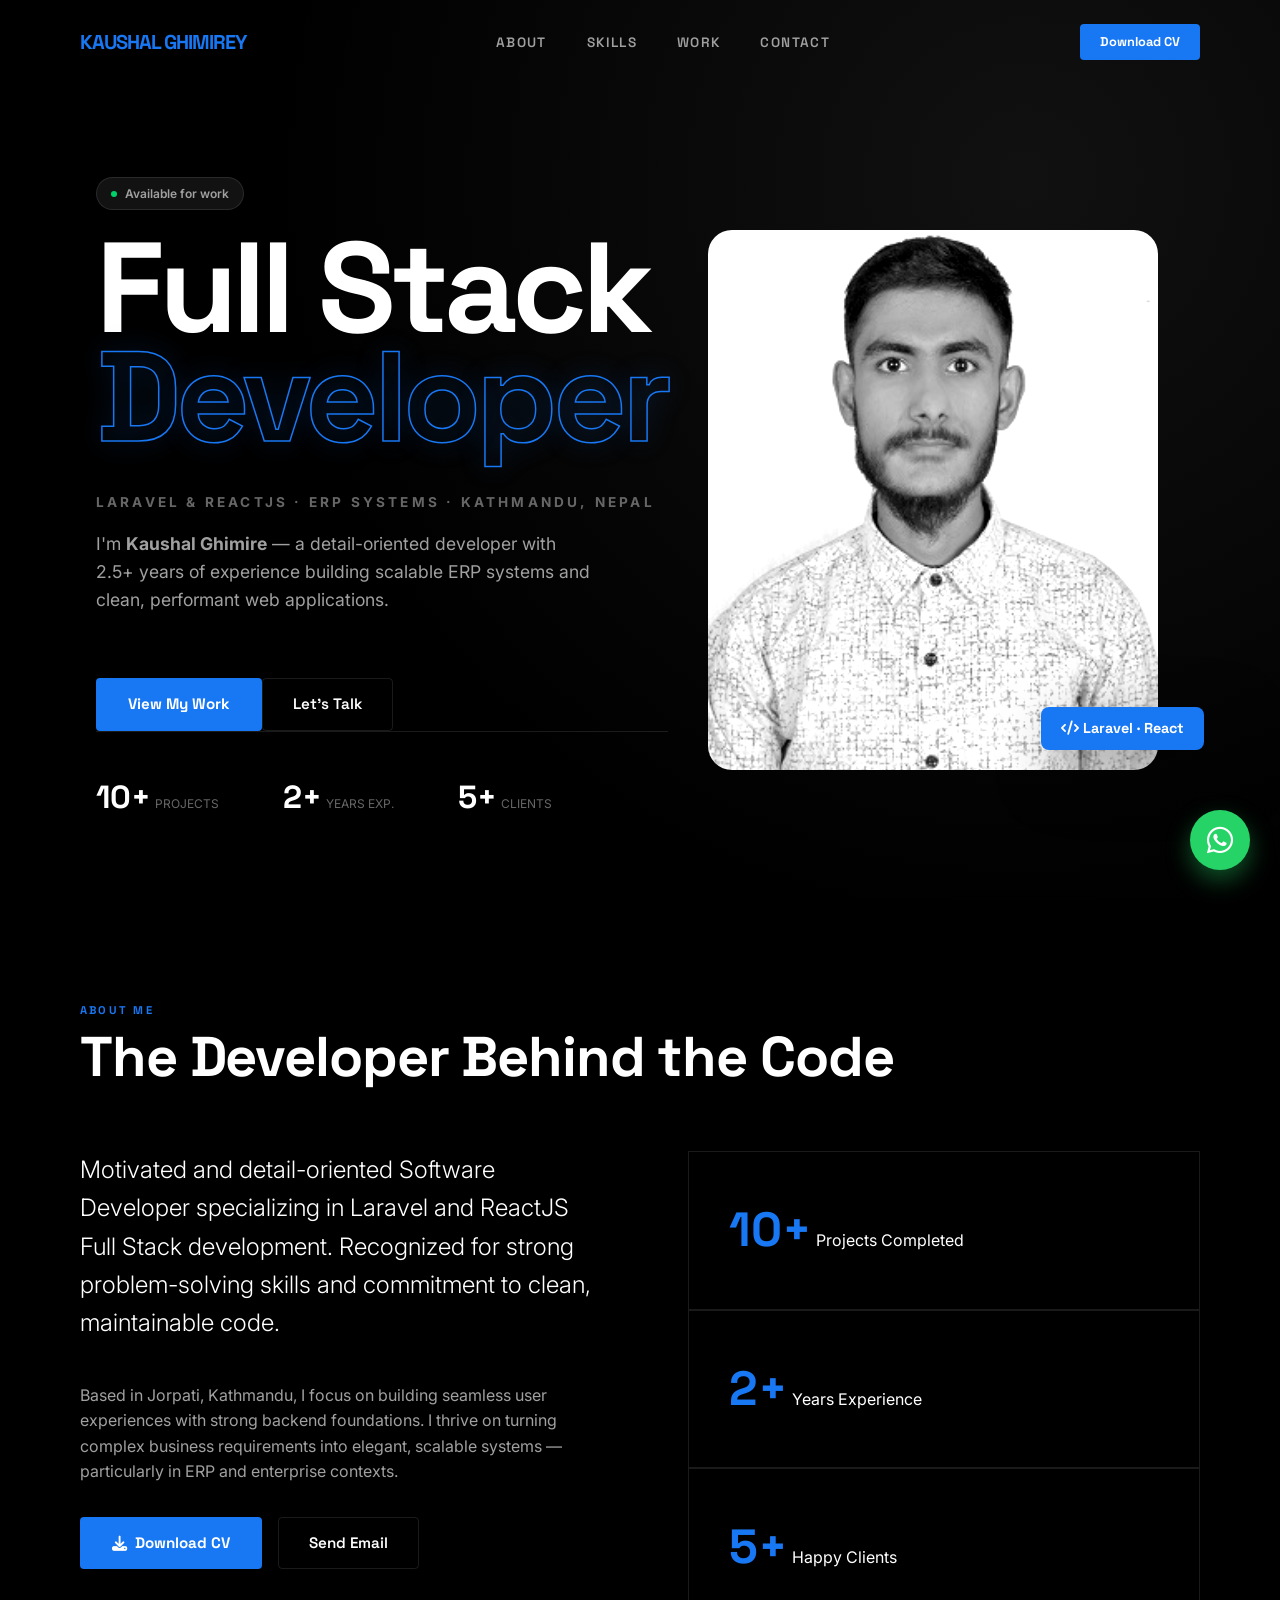
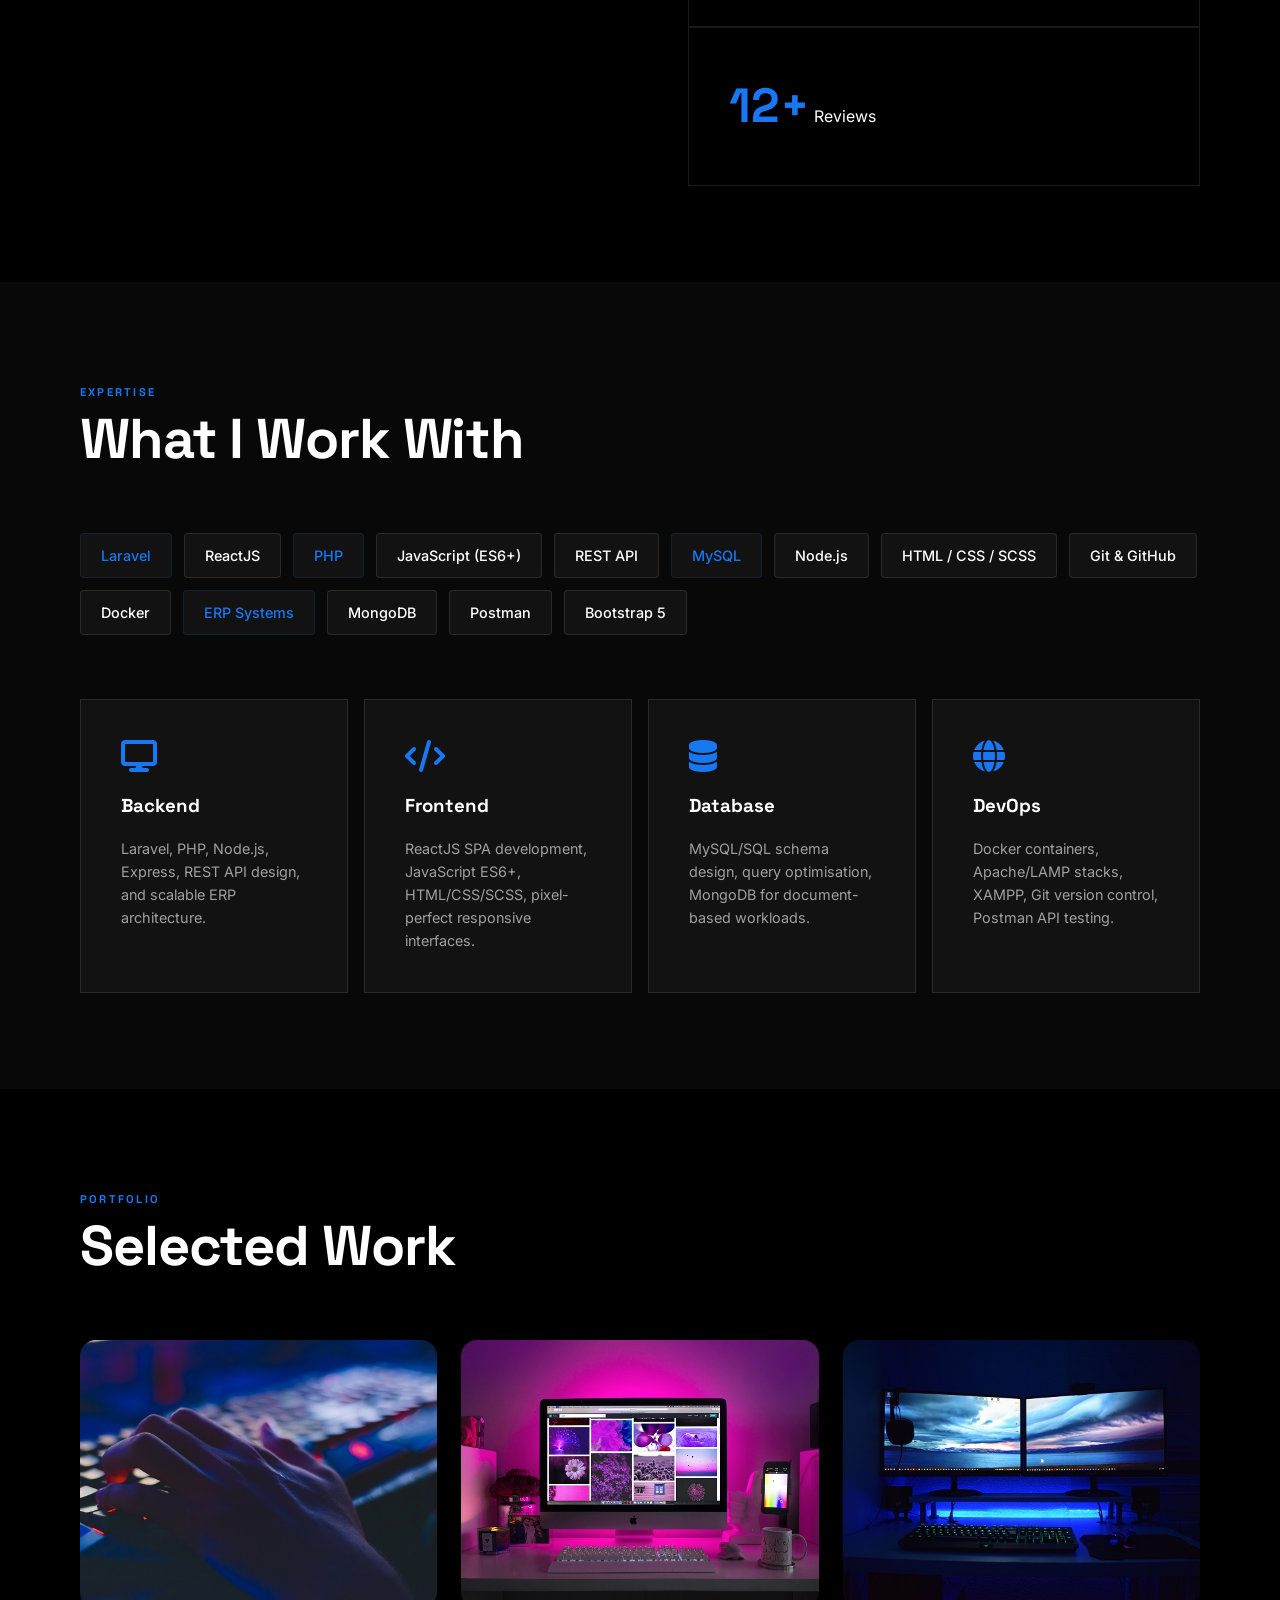
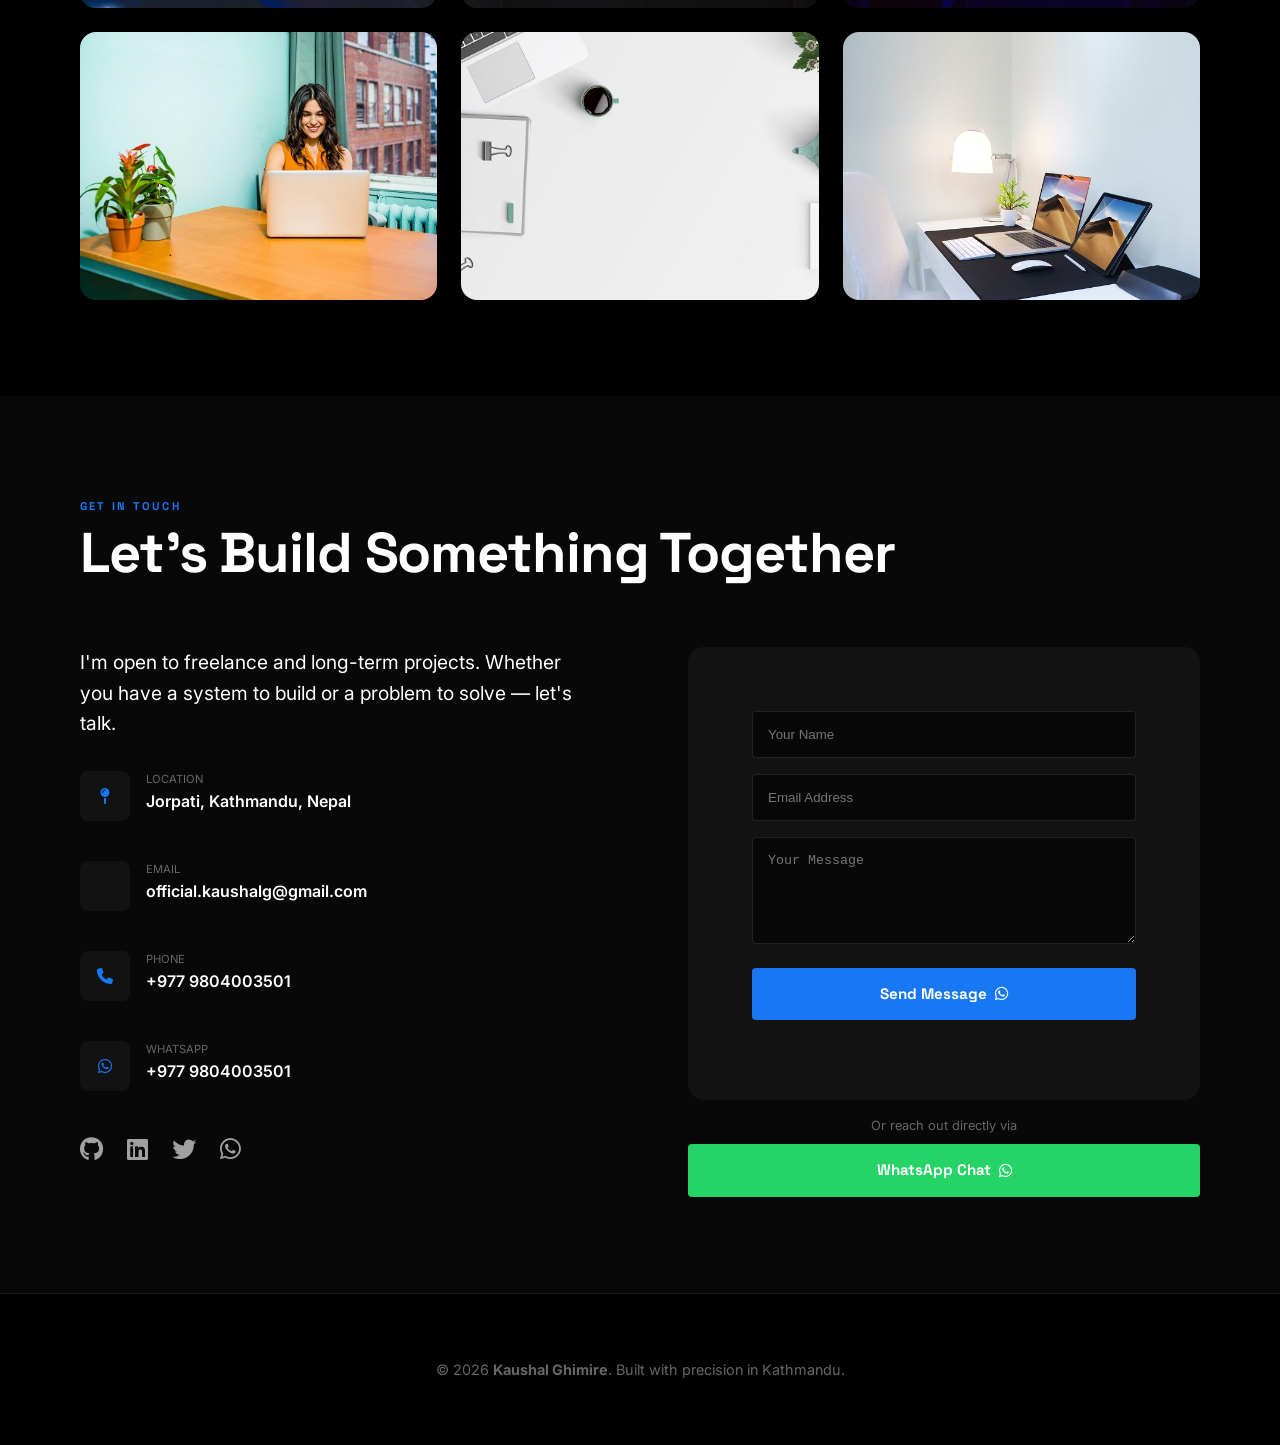
<file: index.html>
<!DOCTYPE html>
<html lang="en">

<head>
    <meta charset="UTF-8">
    <meta http-equiv="X-UA-Compatible" content="IE=edge">
    <meta name="viewport" content="width=device-width, initial-scale=1.0">

    <!-- SEO Meta Tags -->
    <title>Kaushal Ghimire – Laravel &amp; ReactJS Developer in Nepal</title>
    <meta name="description"
        content="Kaushal Ghimire – Laravel and ReactJS Developer from Nepal specializing in scalable ERP systems.">
    <meta name="keywords"
        content="Laravel Developer Nepal, ReactJS Developer Nepal, ERP Developer, Full Stack Developer Nepal, Web Developer Kathmandu">
    <meta name="title" content="Kaushal Ghimire – Laravel &amp; ReactJS Developer in Nepal">

    <!-- Author Info -->
    <meta name="author" content="Kaushal Ghimire">
    <meta name="copyright" content="Kaushal Ghimire">
    <meta name="language" content="EN">
    <meta name="designer" content="Kaushal Ghimire">
    <meta name="reply-to" content="kaushal@kaushalg.com.np">
    <meta name="owner" content="Kaushal Ghimire">
    <meta name="url" content="https://www.kaushalg.com.np">
    <meta name="robots" content="index,follow">
    <meta name="directory" content="submission">
    <meta name="category" content="Business">
    <meta name="coverage" content="Worldwide">
    <meta name="distribution" content="Global">
    <meta name="rating" content="General">
    <link rel="canonical" href="https://www.kaushalg.com.np" />

    <!-- Open Graph -->
    <meta property="og:title" content="Kaushal Ghimire – Laravel &amp; ReactJS Developer in Nepal" />
    <meta property="og:type" content="profile" />
    <meta property="og:first_name" content="Kaushal" />
    <meta property="og:last_name" content="Ghimire" />
    <meta property="og:gender" content="male" />
    <meta property="og:url" content="https://www.kaushalg.com.np" />
    <meta property="og:image" content="https://www.kaushalg.com.np/img/hero.png" />
    <meta property="og:image:alt" content="Profile Image of Kaushal Ghimire" />
    <meta property="og:image:secure_url" content="https://www.kaushalg.com.np/img/hero.png" />
    <meta property="og:image:type" content="image/jpeg" />
    <meta property="og:site_name" content="Kaushal Ghimire – Full Stack Developer Nepal" />
    <meta property="og:description"
        content="I'm Kaushal Ghimire, a Laravel &amp; ReactJS developer from Nepal with expertise in scalable ERP and business systems. Let's build clean, performant applications.">
    <meta property="og:email" content="kaushal@kaushalg.com.np" />
    <meta property="og:phone_number" content="977-9804003501" />
    <meta property="og:latitude" content="27.7103" />
    <meta property="og:longitude" content="85.3222" />
    <meta property="og:street-address" content="Kathmandu" />
    <meta property="og:locality" content="Kathmandu" />
    <meta property="og:region" content="Bagmati" />
    <meta property="og:postal-code" content="44600" />
    <meta property="og:country-name" content="NP" />

    <!-- Twitter Meta -->
    <meta name="twitter:card" content="summary_large_image">
    <meta name="twitter:title" content="Kaushal Ghimire – Laravel &amp; ReactJS Developer in Nepal">
    <meta name="twitter:description"
        content="Nepal-based Laravel and ReactJS developer with 2 years of experience in backend/frontend ERP systems. Let's build clean, scalable web apps together.">
    <meta name="twitter:image" content="https://www.kaushalg.com.np/img/hero.png">

    <!-- Structured Data - WebPage -->
    <script type="application/ld+json">
    {
      "@context": "https://schema.org",
      "@type": "WebPage",
      "name": "Kaushal Ghimire – Full Stack Developer",
      "url": "https://www.kaushalg.com.np",
      "mainEntity": {
        "@type": "SiteNavigationElement",
        "name": ["Home", "Projects", "About", "Blog", "Contact"],
        "url": [
          "https://www.kaushalg.com.np",
          "https://www.kaushalg.com.np/projects",
          "https://www.kaushalg.com.np/about",
          "https://www.kaushalg.com.np/blog",
          "https://www.kaushalg.com.np/contact"
        ]
      }
    }
    </script>

    <!-- Structured Data - Person -->
    <script type="application/ld+json">
    {
      "@context": "https://schema.org",
      "@type": "Person",
      "name": "Kaushal Ghimire",
      "jobTitle": "Full Stack Laravel & ReactJS Developer",
      "url": "https://www.kaushalg.com.np",
      "knowsAbout": ["Laravel", "ReactJS", "PHP", "ERP Systems", "Web Development", "Frontend Development", "Backend Architecture", "Code Optimization"],
      "address": {
        "@type": "PostalAddress",
        "addressLocality": "Kathmandu",
        "addressCountry": "Nepal"
      }
    }
    </script>

    <!-- Fonts -->
    <link rel="preconnect" href="https://fonts.googleapis.com">
    <link rel="preconnect" href="https://fonts.gstatic.com" crossorigin>
    <link
        href="https://fonts.googleapis.com/css2?family=Space+Grotesk:wght@400;500;600;700;800&family=Inter:wght@300;400;500;600&display=swap"
        rel="stylesheet">

    <!-- Icons -->
    <link rel="stylesheet" href="https://cdnjs.cloudflare.com/ajax/libs/font-awesome/6.4.0/css/all.min.css" />

    <!-- Favicon -->
    <link rel="icon" href="img/hero.png" type="image/png" />

    <!-- Google Analytics -->
    <script async src="https://www.googletagmanager.com/gtag/js?id=G-67Y8TD8GHE"></script>
    <script>
        window.dataLayer = window.dataLayer || [];
        function gtag() { dataLayer.push(arguments); }
        gtag('js', new Date());
        gtag('config', 'G-67Y8TD8GHE');
    </script>
    <meta name="google-site-verification" content="hobtIDQbKvgyYPsioTm2UqhB02y02UnDpOmPLiQ6Ek4" />

    <link rel="stylesheet" href="styles/styles.css">
</head>

<body>

    <!-- ===== NAVBAR ===== -->
    <nav id="navbar" class="navbar" aria-label="Main navigation">
        <div class="container nav-inner">
            <a href="#" class="nav-logo">KAUSHAL GHIMIREY</a>
            <ul class="nav-links" id="nav-links">
                <li><a href="#about" class="nav-link">About</a></li>
                <li><a href="#skills" class="nav-link">Skills</a></li>
                <li><a href="#portfolio" class="nav-link">Work</a></li>
                <li><a href="#contact" class="nav-link">Contact</a></li>
            </ul>
            <a href="KAUSHAL_GHIMIRE_RESUME.pdf" class="nav-cta" download>Download CV</a>
            <button class="nav-toggle" id="nav-toggle" aria-label="Toggle menu">
                <span></span><span></span><span></span>
            </button>
        </div>
    </nav>

    <!-- ===== SECTIONS (Dynamic) ===== -->
    <main>
        <section id="home" class="hero"></section>
        <section id="about" class="section"></section>
        <section id="skills" class="section section-dark"></section>
        <section id="portfolio" class="section"></section>
        <section id="contact" class="section section-dark"></section>
    </main>

    <!-- ===== FOOTER ===== -->
    <footer class="footer">
        <div class="container">
            <p class="footer-copy">&copy; 2026 <strong>Kaushal Ghimire</strong>. Built with precision in Kathmandu.</p>
        </div>
    </footer>

    <!-- Scripts -->
    <script src="js/data.js"></script>
    <script src="js/render.js"></script>

</body>

</html>
</file>
<file: styles/styles.css>
/* =============================================================
   kaushalg.com.np — Design System (Phase 2)
   Palette: Pure Black #000000 · Ice White #FFFFFF · FB Blue #1877F2
   Fonts:   Space Grotesk (headlines) · Inter (body)
   ============================================================= */

/* ── Reset & Base ──────────────────────────────────────────── */
*, *::before, *::after { box-sizing: border-box; margin: 0; padding: 0; }

:root {
  /* Colors */
  --color-bg:          #000000;
  --color-bg-alt:      #080808;
  --color-surface:     #121212;
  --color-surface-2:   #1A1A1A;
  --color-border:      rgba(255, 255, 255, 0.1);
  --color-accent:      #1877F2; /* Facebook Blue */
  --color-accent-soft: rgba(24, 119, 242, 0.15);
  --color-accent-glow: rgba(24, 119, 242, 0.4);
  --color-text:        #FFFFFF;
  --color-text-muted:  #A0A0A0;
  --color-text-dim:    #666666;

  /* Typography */
  --font-display: 'Space Grotesk', sans-serif;
  --font-body:    'Inter', sans-serif;

  /* Spacing */
  --space-xs:  4px;
  --space-sm:  8px;
  --space-md:  16px;
  --space-lg:  24px;
  --space-xl:  40px;
  --space-2xl: 64px;
  --space-3xl: 96px;

  /* Radii */
  --radius-sm:  4px;
  --radius-md:  8px;
  --radius-lg:  16px;
  --radius-xl:  24px;
  --radius-full: 9999px;

  /* Transitions */
  --ease-sq:   cubic-bezier(0.2, 0, 0, 1);
  --trans-fast: 200ms var(--ease-sq);
  --trans-base: 400ms var(--ease-sq);
  --trans-slow: 700ms var(--ease-sq);
}

html { scroll-behavior: smooth; font-size: 16px; }
body {
  font-family: var(--font-body);
  background-color: var(--color-bg);
  color: var(--color-text);
  line-height: 1.6;
  -webkit-font-smoothing: antialiased;
  overflow-x: hidden;
}

img { display: block; max-width: 100%; height: auto; }
a   { text-decoration: none; color: inherit; transition: var(--trans-fast); }
ul  { list-style: none; }
button { cursor: pointer; font: inherit; border: none; background: none; outline: none; }

/* ── Layout helpers ────────────────────────────────────────── */
.container {
  max-width: 1200px;
  margin: 0 auto;
  padding: 0 var(--space-xl);
}
@media (max-width: 640px) { .container { padding: 0 var(--space-md); } }

.section {
  padding: var(--space-3xl) 0;
  position: relative;
}
.section-dark {
  background: var(--color-bg-alt);
}

/* ── Scroll Reveal ─────────────────────────────────────────── */
.reveal {
  opacity: 0;
  transform: translateY(30px) scale(0.98);
  transition: opacity var(--trans-slow), transform var(--trans-slow);
}
.reveal.revealed {
  opacity: 1;
  transform: translateY(0) scale(1);
}

/* ── Section Header ────────────────────────────────────────── */
.section-header { margin-bottom: var(--space-2xl); }
.section-tag {
  display: inline-block;
  font-family: var(--font-display);
  font-size: 0.7rem;
  font-weight: 700;
  letter-spacing: 0.2em;
  text-transform: uppercase;
  color: var(--color-accent);
  margin-bottom: var(--space-sm);
}
.section-title {
  font-family: var(--font-display);
  font-size: clamp(2.5rem, 5vw, 3.5rem);
  font-weight: 800;
  line-height: 1.05;
  color: var(--color-text);
  letter-spacing: -0.02em;
}

/* ── Buttons ────────────────────────────────────────────────── */
.btn-primary {
  display: inline-flex;
  align-items: center;
  gap: var(--space-sm);
  background: var(--color-accent);
  color: white;
  font-family: var(--font-display);
  font-size: 0.95rem;
  font-weight: 700;
  padding: 14px 32px;
  border-radius: var(--radius-sm);
  transition: var(--trans-base);
  box-shadow: 0 0px 0px var(--color-accent-glow);
}
.btn-primary:hover {
  background: #3b8cf5;
  transform: translateY(-3px);
  box-shadow: 0 10px 30px var(--color-accent-glow);
}

.btn-whatsapp {
  display: inline-flex;
  align-items: center;
  gap: var(--space-sm);
  background: #25D366; /* WhatsApp Green */
  color: white;
  font-family: var(--font-display);
  font-size: 0.95rem;
  font-weight: 700;
  padding: 14px 32px;
  border-radius: var(--radius-sm);
  transition: var(--trans-base);
}
.btn-whatsapp:hover {
  background: #20BA5A;
  transform: translateY(-3px);
  box-shadow: 0 10px 30px rgba(37, 211, 102, 0.4);
}

.btn-ghost {
  display: inline-flex;
  align-items: center;
  gap: var(--space-sm);
  border: 1px solid var(--color-border);
  color: var(--color-text);
  font-family: var(--font-display);
  font-size: 0.95rem;
  font-weight: 600;
  padding: 13px 30px;
  border-radius: var(--radius-sm);
  transition: var(--trans-base);
}
.btn-ghost:hover {
  border-color: var(--color-accent);
  color: var(--color-accent);
  transform: translateY(-3px);
}

/* ── NAVBAR ─────────────────────────────────────────────────── */
.navbar {
  position: fixed;
  top: 0;
  left: 0;
  right: 0;
  z-index: 1000;
  padding: var(--space-lg) 0;
  transition: var(--trans-slow);
}
.navbar.nav-scrolled {
  background: rgba(0, 0, 0, 0.85);
  backdrop-filter: blur(15px);
  -webkit-backdrop-filter: blur(15px);
  border-bottom: 1px solid var(--color-border);
  padding: var(--space-sm) 0;
}
.nav-inner {
  display: flex;
  align-items: center;
  justify-content: space-between;
}
.nav-logo {
  font-family: var(--font-display);
  font-size: 1.25rem;
  font-weight: 800;
  color: var(--color-accent);
  letter-spacing: -0.05em;
}
.nav-links {
  display: flex;
  gap: var(--space-xl);
}
.nav-link {
  font-family: var(--font-display);
  font-size: 0.85rem;
  font-weight: 600;
  color: var(--color-text-muted);
  text-transform: uppercase;
  letter-spacing: 0.1em;
}
.nav-link:hover { color: var(--color-accent); }

.nav-cta {
  background: var(--color-accent);
  color: white;
  padding: 8px 20px;
  border-radius: var(--radius-sm);
  font-family: var(--font-display);
  font-size: 0.8rem;
  font-weight: 700;
}

/* ── Mobile Menu ────────────────────────────────────────────── */
.nav-toggle {
  display: none;
  flex-direction: column;
  gap: 5px;
  background: none;
  border: none;
  cursor: pointer;
  z-index: 1001;
}
.nav-toggle span {
  width: 25px;
  height: 2px;
  background-color: var(--color-text);
  transition: var(--trans-base);
}

@media (max-width: 900px) {
  .nav-toggle { display: flex; }
  .nav-links {
    position: fixed;
    top: 0;
    right: -100%;
    width: 280px;
    height: 100vh;
    background: var(--color-bg-alt);
    flex-direction: column;
    padding: 100px 40px;
    transition: var(--trans-slow);
    z-index: 1000;
    box-shadow: -10px 0 30px rgba(0,0,0,0.5);
  }
  .nav-links.active { right: 0; }
  .nav-cta { display: none; }
}

/* ── HERO ───────────────────────────────────────────────────── */
.hero {
  min-height: 100vh;
  display: flex;
  align-items: center;
  background: radial-gradient(circle at 80% 20%, #111 0%, #000 60%);
  padding-top: 100px;
}
.hero-inner {
  display: grid;
  grid-template-columns: 1.2fr 1fr;
  gap: var(--space-xl);
  align-items: center;
}
.hero-badge {
  display: inline-flex;
  align-items: center;
  gap: 8px;
  background: var(--color-surface);
  border: 1px solid var(--color-border);
  padding: 6px 14px;
  border-radius: var(--radius-full);
  font-size: 0.75rem;
  font-weight: 600;
  color: var(--color-text-muted);
  margin-bottom: var(--space-lg);
}
.hero-badge-dot {
  width: 6px;
  height: 6px;
  background: #00d26a;
  border-radius: 50%;
  animation: pulse-green 2s infinite;
}
@keyframes pulse-green {
  0% { transform: scale(1); box-shadow: 0 0 0 0 rgba(0, 210, 106, 0.4); }
  70% { transform: scale(1.1); box-shadow: 0 0 0 8px rgba(0, 210, 106, 0); }
  100% { transform: scale(1); box-shadow: 0 0 0 0 rgba(0, 210, 106, 0); }
}

.hero-title {
  font-family: var(--font-display);
  font-size: clamp(4rem, 10vw, 8.5rem);
  font-weight: 900;
  line-height: 0.85;
  letter-spacing: -0.04em;
  margin-bottom: var(--space-xl);
}
.hero-title-accent {
  color: transparent;
  -webkit-text-stroke: 1.5px var(--color-accent);
  text-shadow: 0 0 30px var(--color-accent-soft);
}

.hero-subtitle {
  color: var(--color-text-dim);
  font-weight: 700;
  text-transform: uppercase;
  letter-spacing: 0.2rem;
  font-size: 0.85rem;
  margin-bottom: var(--space-md);
}
.hero-desc {
  color: var(--color-text-muted);
  font-size: 1.1rem;
  max-width: 500px;
  margin-bottom: var(--space-2xl);
}

.hero-stats {
  display: flex;
  gap: var(--space-2xl);
  border-top: 1px solid var(--color-border);
  padding-top: var(--space-xl);
}
.hero-stat-num {
  font-family: var(--font-display);
  font-size: 2rem;
  font-weight: 800;
}
.hero-stat-label {
  font-size: 0.75rem;
  color: var(--color-text-dim);
  text-transform: uppercase;
}

.hero-image-wrap {
  position: relative;
}
.hero-image {
  width: 100%;
  max-width: 450px;
  height: auto;
  aspect-ratio: 1/1.2;
  object-fit: cover;
  border-radius: var(--radius-xl);
  filter: grayscale(1) contrast(1.1);
  transition: var(--trans-slow);
}
.hero-image:hover {
  filter: grayscale(0) contrast(1);
}
.hero-image-badge {
  position: absolute;
  bottom: 20px;
  right: -20px;
  background: var(--color-accent);
  color: white;
  padding: 10px 20px;
  border-radius: var(--radius-md);
  font-family: var(--font-display);
  font-weight: 700;
  font-size: 0.9rem;
  box-shadow: 20px 20px 60px rgba(0,0,0,0.5);
}

/* ── ABOUT ──────────────────────────────────────────────────── */
.about-grid {
  display: grid;
  grid-template-columns: 1fr 1fr;
  gap: var(--space-3xl);
}
.about-lead {
  font-size: 1.5rem;
  font-weight: 300;
  margin-bottom: var(--space-xl);
}
.about-body {
  color: var(--color-text-muted);
}
.stat-card {
  padding: var(--space-xl);
  border: 1px solid var(--color-border);
  transition: var(--trans-base);
}
.stat-card:hover {
  border-color: var(--color-accent);
  background: var(--color-surface);
}
.stat-num {
  font-family: var(--font-display);
  font-size: 3rem;
  font-weight: 800;
  color: var(--color-accent);
}

/* ── SKILLS ─────────────────────────────────────────────────── */
.skills-tags {
  display: flex;
  flex-wrap: wrap;
  gap: 12px;
  margin-bottom: var(--space-3xl);
}
.skill-tag {
  padding: 10px 20px;
  background: var(--color-surface);
  border: 1px solid var(--color-border);
  font-size: 0.9rem;
  font-weight: 500;
  border-radius: var(--radius-sm);
  transition: var(--trans-fast);
}
.skill-tag:hover {
  border-color: var(--color-accent);
  color: var(--color-accent);
  background: var(--color-accent-soft);
}
.skill-tag-primary {
  border-color: var(--color-accent-soft);
  color: var(--color-accent);
}

.skills-grid {
  display: grid;
  grid-template-columns: repeat(4, 1fr);
  gap: var(--space-md);
}
.skill-card {
  padding: var(--space-xl);
  background: var(--color-surface);
  border: 1px solid var(--color-border);
  transition: var(--trans-base);
}
.skill-card:hover {
  transform: translateY(-8px);
  border-color: var(--color-accent);
  box-shadow: 0 20px 40px rgba(0,0,0,0.5);
}
.skill-card-icon {
  color: var(--color-accent);
  margin-bottom: var(--space-md);
}

/* ── PORTFOLIO ──────────────────────────────────────────────── */
.portfolio-grid {
  display: grid;
  grid-template-columns: repeat(3, 1fr);
  gap: var(--space-lg);
}
.portfolio-card {
  position: relative;
  border-radius: var(--radius-lg);
  overflow: hidden;
  background: var(--color-surface);
}
.portfolio-img {
  width: 100%;
  aspect-ratio: 4/3;
  object-fit: cover;
  transition: transform var(--trans-slow);
}
.portfolio-card:hover .portfolio-img {
  transform: scale(1.1);
}
.portfolio-overlay {
  position: absolute;
  inset: 0;
  background: linear-gradient(to top, rgba(0,0,0,0.9), transparent);
  padding: var(--space-xl);
  display: flex;
  flex-direction: column;
  justify-content: flex-end;
  opacity: 0;
  transition: opacity var(--trans-base);
}
.portfolio-card:hover .portfolio-overlay {
  opacity: 1;
}
.portfolio-title {
  font-family: var(--font-display);
  font-size: 1.25rem;
  font-weight: 700;
}
.portfolio-stack {
  color: var(--color-accent);
  font-size: 0.8rem;
  font-weight: 600;
  margin-top: 4px;
}

/* ── CONTACT ────────────────────────────────────────────────── */
.contact-grid {
  display: grid;
  grid-template-columns: 1fr 1fr;
  gap: var(--space-3xl);
}
.contact-item {
  display: flex;
  gap: var(--space-md);
  margin-bottom: var(--space-xl);
}
.contact-item-icon {
  width: 50px;
  height: 50px;
  background: var(--color-surface);
  display: flex;
  align-items: center;
  justify-content: center;
  color: var(--color-accent);
  border-radius: var(--radius-md);
}
.contact-form {
  background: var(--color-surface);
  padding: var(--space-2xl);
  border-radius: var(--radius-lg);
}
.form-input, .form-textarea {
  width: 100%;
  background: #080808;
  border: 1px solid var(--color-border);
  padding: 15px;
  color: white;
  margin-bottom: var(--space-md);
  border-radius: var(--radius-sm);
}
.form-input:focus, .form-textarea:focus {
  border-color: var(--color-accent);
}

/* ── FOOTER ─────────────────────────────────────────────────── */
.footer {
  padding: var(--space-2xl) 0;
  border-top: 1px solid var(--color-border);
  text-align: center;
}
.footer-copy {
  color: var(--color-text-dim);
  font-size: 0.9rem;
}

/* ── Float Animation ─────────────────────────────────────────── */
@keyframes float {
  0%, 100% { transform: translateY(0); }
  50% { transform: translateY(-15px); }
}
.float-anim {
  animation: float 6s ease-in-out infinite;
}

/* ── Floating WhatsApp ───────────────────────────────────────── */
.floating-whatsapp {
  position: fixed;
  bottom: 30px;
  right: 30px;
  width: 60px;
  height: 60px;
  background: #25D366;
  color: white;
  border-radius: 50%;
  display: flex;
  align-items: center;
  justify-content: center;
  font-size: 30px;
  box-shadow: 0 10px 25px rgba(37, 211, 102, 0.4);
  z-index: 2000;
  transition: var(--trans-base);
}
.floating-whatsapp:hover {
  transform: scale(1.1) rotate(10deg);
  background: #20BA5A;
}

@media (max-width: 900px) {
  .hero-inner {
    grid-template-columns: 1fr;
    text-align: center;
    padding-top: 40px;
  }
  .hero-desc { margin: 0 auto var(--space-2xl); }
  .hero-actions, .hero-stats { justify-content: center; }
  .hero-image-wrap { order: -1; display: flex; justify-content: center; }
  
  .about-grid, .contact-grid { grid-template-columns: 1fr; }
  .portfolio-grid { grid-template-columns: repeat(2, 1fr); }
  .skills-grid { grid-template-columns: repeat(2, 1fr); }
}

@media (max-width: 600px) {
  .portfolio-grid, .skills-grid { grid-template-columns: 1fr; }
  .hero-title { font-size: 4rem; }
  .section-title { font-size: 2.2rem; }
  .container { padding: 0 var(--space-lg); }
  .floating-whatsapp { width: 50px; height: 50px; bottom: 20px; right: 20px; font-size: 25px; }
}
</file>
